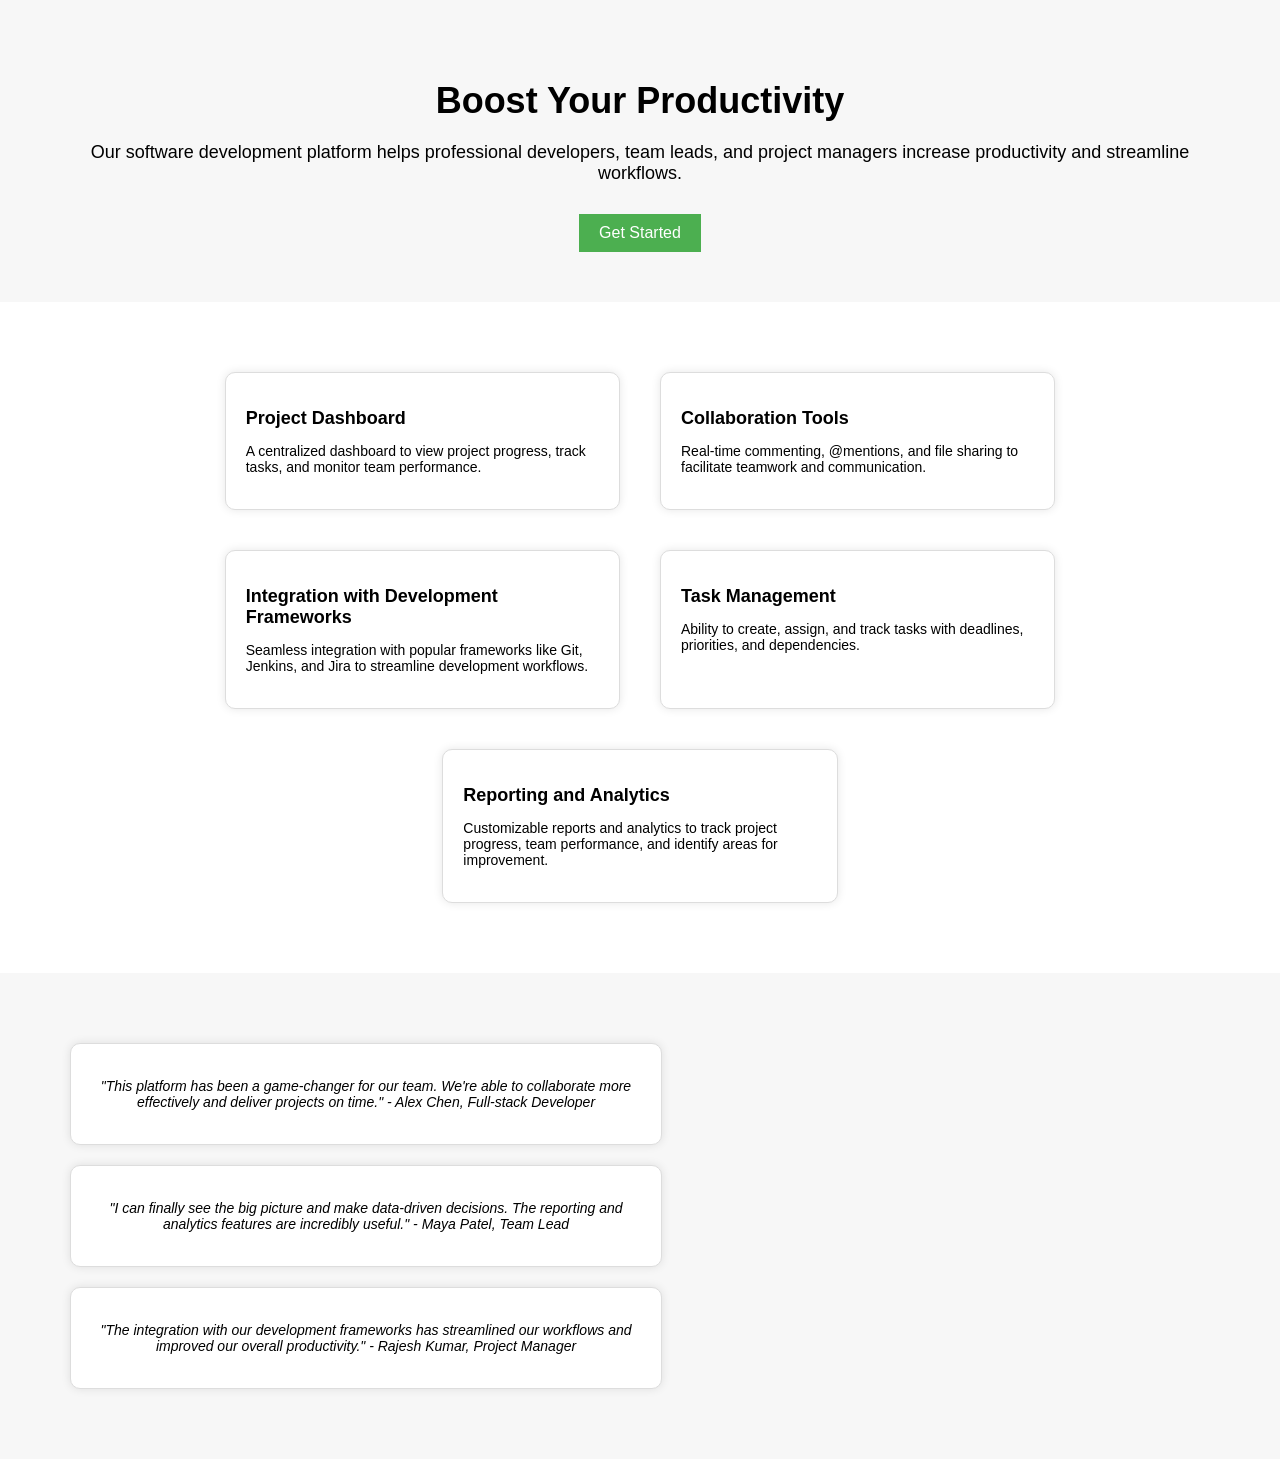
<file: index.html>
<!DOCTYPE html>
<html lang="en">
<head>
    <meta charset="UTF-8">
    <meta name="viewport" content="width=device-width, initial-scale=1.0">
    <title>Productivity Platform</title>
    <style>
        body {
            font-family: 'Arial', sans-serif;
            margin: 0;
            padding: 0;
        }
       .hero {
            background-color: #f7f7f7;
            padding: 50px;
            text-align: center;
        }
       .hero h1 {
            font-size: 36px;
            margin-bottom: 20px;
        }
       .hero p {
            font-size: 18px;
            margin-bottom: 30px;
        }
       .features {
            display: flex;
            flex-wrap: wrap;
            justify-content: center;
            padding: 50px;
        }
       .feature {
            margin: 20px;
            padding: 20px;
            width: calc(33.33% - 40px);
            background-color: #fff;
            border: 1px solid #ddd;
            border-radius: 10px;
            box-shadow: 0 0 10px rgba(0, 0, 0, 0.1);
        }
       .feature i {
            font-size: 24px;
            margin-bottom: 10px;
        }
       .feature h2 {
            font-size: 18px;
            margin-bottom: 10px;
        }
       .feature p {
            font-size: 14px;
        }
       .testimonials {
            background-color: #f7f7f7;
            padding: 50px;
            text-align: center;
        }
       .testimonial {
            margin: 20px;
            padding: 20px;
            width: calc(50% - 40px);
            background-color: #fff;
            border: 1px solid #ddd;
            border-radius: 10px;
            box-shadow: 0 0 10px rgba(0, 0, 0, 0.1);
        }
       .testimonial p {
            font-size: 14px;
            font-style: italic;
        }
       .cta {
            background-color: #4CAF50;
            color: #fff;
            border: none;
            padding: 10px 20px;
            font-size: 16px;
            cursor: pointer;
        }
       .cta:hover {
            background-color: #3e8e41;
        }
        @media only screen and (max-width: 768px) {
           .feature {
                width: calc(50% - 40px);
            }
        }
        @media only screen and (max-width: 480px) {
           .feature {
                width: 100%;
            }
           .testimonial {
                width: 100%;
            }
        }
    </style>
</head>
<body>
    <section class="hero">
        <h1>Boost Your Productivity</h1>
        <p>Our software development platform helps professional developers, team leads, and project managers increase productivity and streamline workflows.</p>
        <button class="cta">Get Started</button>
    </section>
    <section class="features">
        <div class="feature">
            <i class="fas fa-tachometer-alt"></i>
            <h2>Project Dashboard</h2>
            <p>A centralized dashboard to view project progress, track tasks, and monitor team performance.</p>
        </div>
        <div class="feature">
            <i class="fas fa-comments"></i>
            <h2>Collaboration Tools</h2>
            <p>Real-time commenting, @mentions, and file sharing to facilitate teamwork and communication.</p>
        </div>
        <div class="feature">
            <i class="fas fa-code"></i>
            <h2>Integration with Development Frameworks</h2>
            <p>Seamless integration with popular frameworks like Git, Jenkins, and Jira to streamline development workflows.</p>
        </div>
        <div class="feature">
            <i class="fas fa-tasks"></i>
            <h2>Task Management</h2>
            <p>Ability to create, assign, and track tasks with deadlines, priorities, and dependencies.</p>
        </div>
        <div class="feature">
            <i class="fas fa-chart-line"></i>
            <h2>Reporting and Analytics</h2>
            <p>Customizable reports and analytics to track project progress, team performance, and identify areas for improvement.</p>
        </div>
    </section>
    <section class="testimonials">
        <div class="testimonial">
            <p>"This platform has been a game-changer for our team. We're able to collaborate more effectively and deliver projects on time." - Alex Chen, Full-stack Developer</p>
        </div>
        <div class="testimonial">
            <p>"I can finally see the big picture and make data-driven decisions. The reporting and analytics features are incredibly useful." - Maya Patel, Team Lead</p>
        </div>
        <div class="testimonial">
            <p>"The integration with our development frameworks has streamlined our workflows and improved our overall productivity." - Rajesh Kumar, Project Manager</p>
        </div>
    </section>
</body>
</html>
</file>
